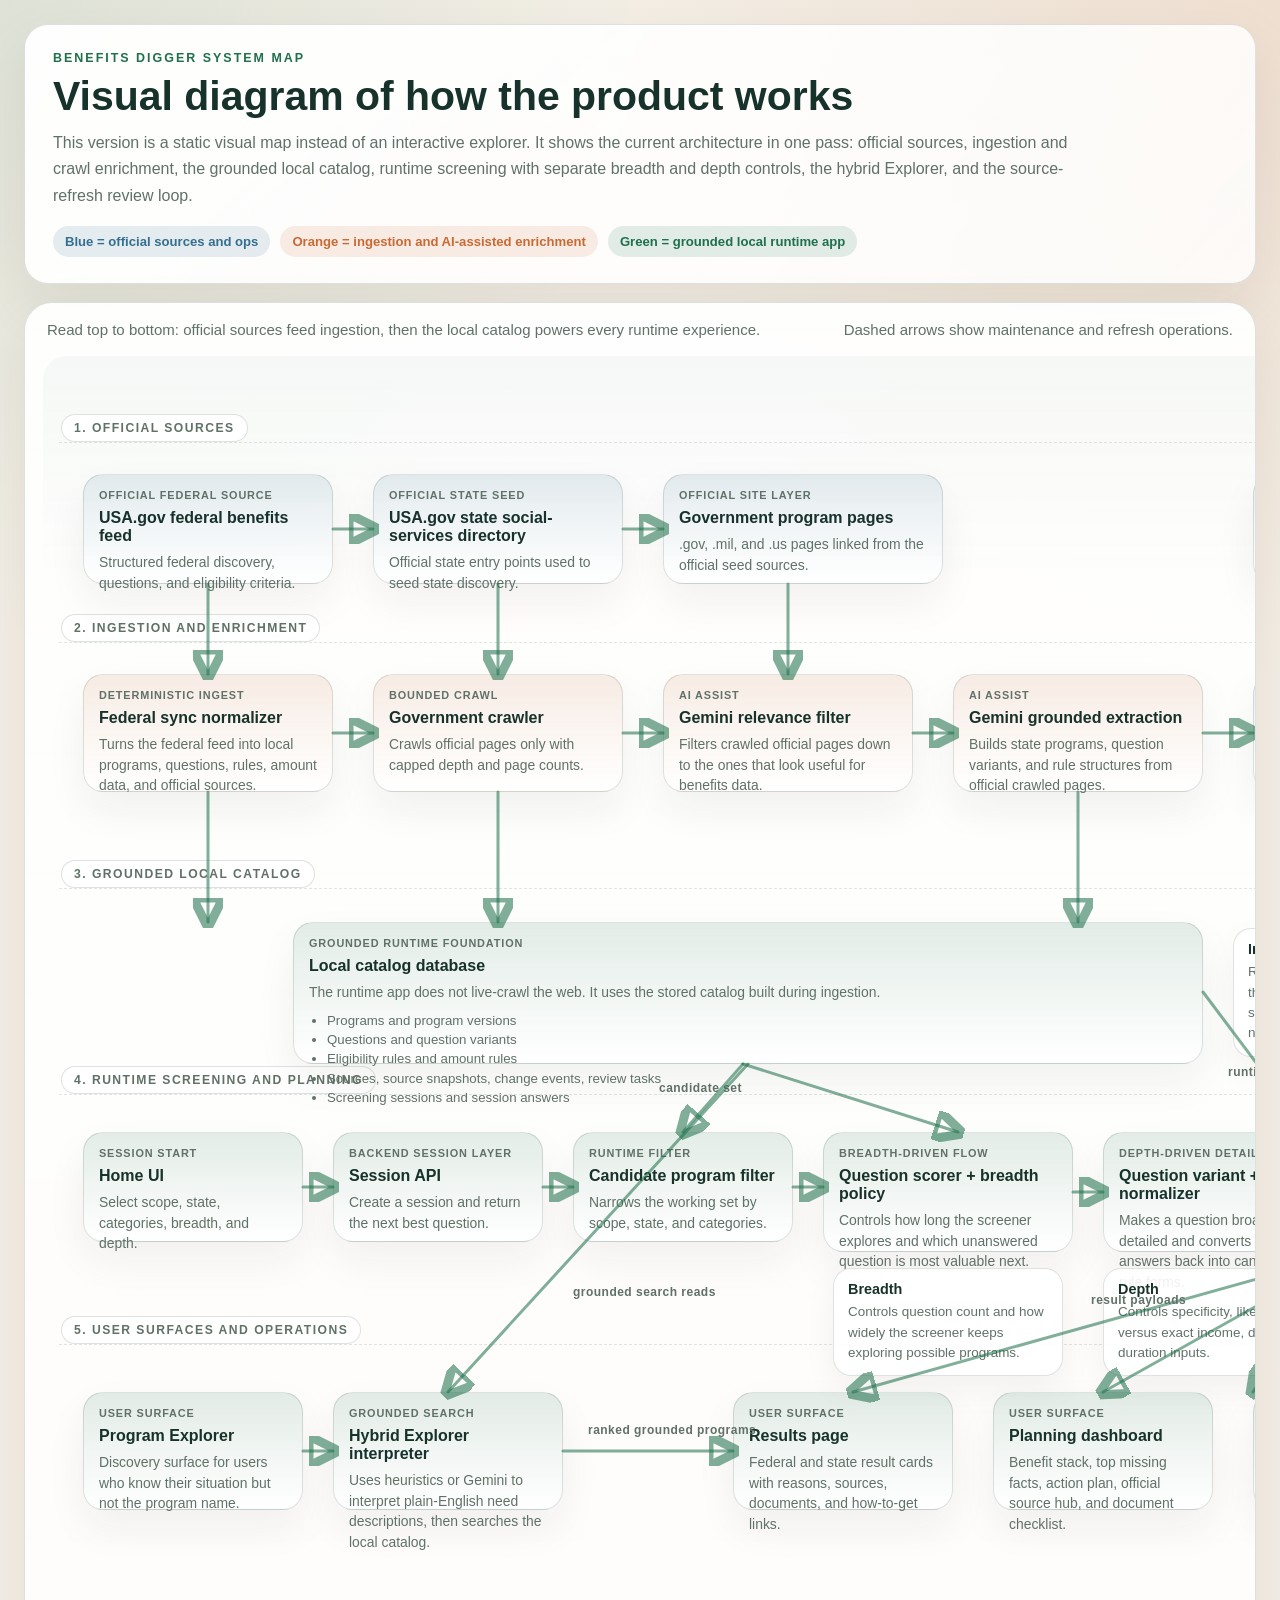
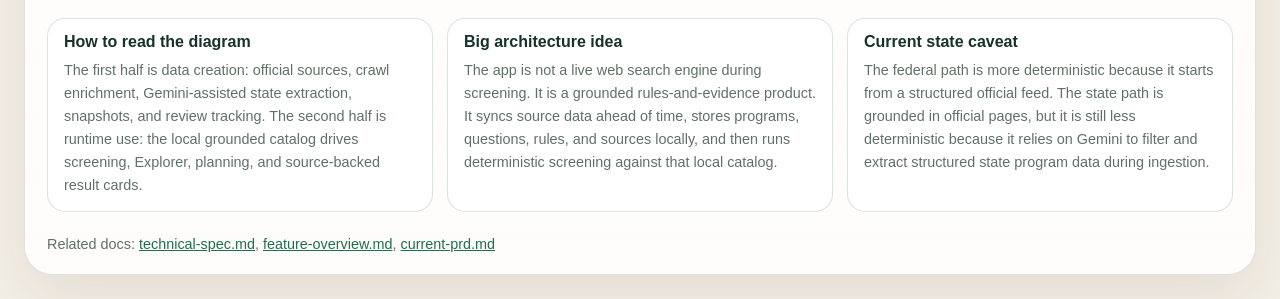
<file: docs/system-diagram.html>
<!DOCTYPE html>
<html lang="en">
  <head>
    <meta charset="UTF-8" />
    <meta name="viewport" content="width=device-width, initial-scale=1.0" />
    <title>Benefits Digger Visual System Diagram</title>
    <style>
      :root {
        --bg: #f4efe6;
        --panel: rgba(255, 255, 255, 0.9);
        --ink: #17322a;
        --muted: #607167;
        --line: rgba(23, 50, 42, 0.14);
        --green: #1f704c;
        --green-soft: rgba(31, 112, 76, 0.12);
        --orange: #c96a34;
        --orange-soft: rgba(201, 106, 52, 0.12);
        --blue: #336f8f;
        --blue-soft: rgba(51, 111, 143, 0.12);
        --shadow: 0 22px 60px rgba(41, 29, 18, 0.08);
      }

      * {
        box-sizing: border-box;
      }

      body {
        margin: 0;
        font-family: "SF Pro Text", "Segoe UI", sans-serif;
        color: var(--ink);
        background:
          radial-gradient(circle at top left, rgba(31, 112, 76, 0.10), transparent 28%),
          radial-gradient(circle at top right, rgba(201, 106, 52, 0.12), transparent 30%),
          var(--bg);
      }

      a {
        color: var(--green);
      }

      .page {
        max-width: 1660px;
        margin: 0 auto;
        padding: 24px;
      }

      .hero {
        background: linear-gradient(135deg, rgba(255, 255, 255, 0.96), rgba(255, 255, 255, 0.8));
        border: 1px solid var(--line);
        border-radius: 24px;
        box-shadow: var(--shadow);
        padding: 26px 28px;
      }

      .eyebrow {
        margin: 0 0 10px;
        font-size: 0.78rem;
        letter-spacing: 0.16em;
        text-transform: uppercase;
        color: var(--green);
        font-weight: 700;
      }

      h1 {
        margin: 0 0 12px;
        font-size: clamp(2rem, 3.2vw, 3.35rem);
        line-height: 1.04;
      }

      .lede {
        max-width: 1040px;
        margin: 0;
        color: var(--muted);
        line-height: 1.68;
        font-size: 1rem;
      }

      .meta-row {
        display: flex;
        flex-wrap: wrap;
        gap: 10px;
        margin-top: 16px;
      }

      .pill {
        display: inline-flex;
        align-items: center;
        gap: 6px;
        padding: 8px 12px;
        border-radius: 999px;
        font-size: 0.82rem;
        font-weight: 600;
      }

      .pill.green {
        color: var(--green);
        background: var(--green-soft);
      }

      .pill.orange {
        color: var(--orange);
        background: var(--orange-soft);
      }

      .pill.blue {
        color: var(--blue);
        background: var(--blue-soft);
      }

      .diagram-panel {
        margin-top: 18px;
        background: linear-gradient(180deg, rgba(255, 255, 255, 0.94), rgba(255, 255, 255, 0.84));
        border: 1px solid var(--line);
        border-radius: 28px;
        box-shadow: var(--shadow);
        overflow: hidden;
      }

      .diagram-header {
        display: flex;
        justify-content: space-between;
        gap: 16px;
        align-items: center;
        padding: 18px 22px 0;
        flex-wrap: wrap;
      }

      .diagram-header p {
        margin: 0;
        color: var(--muted);
        font-size: 0.94rem;
      }

      .diagram-scroll {
        overflow: auto;
        padding: 18px 18px 22px;
      }

      .stage {
        position: relative;
        width: 1600px;
        height: 1240px;
        border-radius: 24px;
        background:
          linear-gradient(180deg, rgba(31, 112, 76, 0.04), transparent 18%),
          linear-gradient(180deg, transparent 0 100%);
      }

      .lane {
        position: absolute;
        left: 16px;
        right: 16px;
        border-top: 1px dashed rgba(23, 50, 42, 0.12);
      }

      .lane-label {
        position: absolute;
        left: 18px;
        padding: 6px 12px;
        border-radius: 999px;
        background: rgba(255, 255, 255, 0.96);
        border: 1px solid var(--line);
        font-size: 0.76rem;
        letter-spacing: 0.12em;
        text-transform: uppercase;
        color: var(--muted);
        font-weight: 700;
      }

      .node {
        position: absolute;
        border: 1px solid var(--line);
        border-radius: 20px;
        padding: 14px 15px 15px;
        box-shadow: 0 18px 40px rgba(41, 29, 18, 0.06);
        background: rgba(255, 255, 255, 0.95);
      }

      .node.source {
        background: linear-gradient(180deg, rgba(51, 111, 143, 0.12), rgba(255, 255, 255, 0.96));
      }

      .node.ingest {
        background: linear-gradient(180deg, rgba(201, 106, 52, 0.12), rgba(255, 255, 255, 0.96));
      }

      .node.core {
        background: linear-gradient(180deg, rgba(31, 112, 76, 0.12), rgba(255, 255, 255, 0.98));
      }

      .node.ops {
        background: linear-gradient(180deg, rgba(51, 111, 143, 0.10), rgba(255, 255, 255, 0.96));
      }

      .node small {
        display: block;
        margin-bottom: 8px;
        color: var(--muted);
        text-transform: uppercase;
        letter-spacing: 0.08em;
        font-size: 0.68rem;
        font-weight: 700;
      }

      .node strong {
        display: block;
        font-size: 1rem;
        margin-bottom: 7px;
      }

      .node p {
        margin: 0;
        color: var(--muted);
        font-size: 0.87rem;
        line-height: 1.48;
      }

      .node ul {
        margin: 8px 0 0;
        padding-left: 18px;
        color: var(--muted);
        font-size: 0.83rem;
        line-height: 1.45;
      }

      .callout {
        position: absolute;
        border-radius: 18px;
        padding: 12px 14px;
        background: rgba(255, 255, 255, 0.9);
        border: 1px solid var(--line);
        box-shadow: 0 14px 34px rgba(41, 29, 18, 0.05);
      }

      .callout strong {
        display: block;
        margin-bottom: 5px;
        font-size: 0.9rem;
      }

      .callout p {
        margin: 0;
        color: var(--muted);
        font-size: 0.84rem;
        line-height: 1.52;
      }

      .notes {
        display: grid;
        grid-template-columns: repeat(3, minmax(0, 1fr));
        gap: 14px;
        padding: 0 22px 24px;
      }

      .note-card {
        background: var(--panel);
        border: 1px solid var(--line);
        border-radius: 18px;
        padding: 14px 16px;
      }

      .note-card h2 {
        margin: 0 0 8px;
        font-size: 1rem;
      }

      .note-card p {
        margin: 0;
        color: var(--muted);
        line-height: 1.6;
        font-size: 0.9rem;
      }

      .footer-links {
        padding: 0 22px 22px;
        color: var(--muted);
        font-size: 0.9rem;
      }

      svg.connections {
        position: absolute;
        inset: 0;
        pointer-events: none;
      }

      .connections path,
      .connections line {
        stroke: rgba(31, 112, 76, 0.56);
        stroke-width: 3;
        fill: none;
        stroke-linecap: round;
        stroke-linejoin: round;
      }

      .connections .soft {
        stroke: rgba(51, 111, 143, 0.46);
      }

      .connections .dashed {
        stroke-dasharray: 8 10;
        stroke: rgba(201, 106, 52, 0.62);
      }

      .connections text {
        font-size: 12px;
        font-weight: 700;
        letter-spacing: 0.04em;
        fill: var(--muted);
      }

      @media (max-width: 1080px) {
        .notes {
          grid-template-columns: 1fr;
        }
      }
    </style>
  </head>
  <body>
    <div class="page">
      <section class="hero">
        <p class="eyebrow">Benefits Digger System Map</p>
        <h1>Visual diagram of how the product works</h1>
        <p class="lede">
          This version is a static visual map instead of an interactive explorer. It shows the current architecture in one pass: official sources, ingestion and crawl enrichment, the grounded local catalog, runtime screening with separate breadth and depth controls, the hybrid Explorer, and the source-refresh review loop.
        </p>
        <div class="meta-row">
          <span class="pill blue">Blue = official sources and ops</span>
          <span class="pill orange">Orange = ingestion and AI-assisted enrichment</span>
          <span class="pill green">Green = grounded local runtime app</span>
        </div>
      </section>

      <section class="diagram-panel">
        <div class="diagram-header">
          <p>Read top to bottom: official sources feed ingestion, then the local catalog powers every runtime experience.</p>
          <p>Dashed arrows show maintenance and refresh operations.</p>
        </div>
        <div class="diagram-scroll">
          <div class="stage">
            <div class="lane" style="top: 86px;"></div>
            <div class="lane-label" style="top: 58px;">1. Official Sources</div>

            <div class="lane" style="top: 286px;"></div>
            <div class="lane-label" style="top: 258px;">2. Ingestion and Enrichment</div>

            <div class="lane" style="top: 532px;"></div>
            <div class="lane-label" style="top: 504px;">3. Grounded Local Catalog</div>

            <div class="lane" style="top: 738px;"></div>
            <div class="lane-label" style="top: 710px;">4. Runtime Screening and Planning</div>

            <div class="lane" style="top: 988px;"></div>
            <div class="lane-label" style="top: 960px;">5. User Surfaces and Operations</div>

            <div class="node source" style="left: 40px; top: 118px; width: 250px; height: 110px;">
              <small>Official federal source</small>
              <strong>USA.gov federal benefits feed</strong>
              <p>Structured federal discovery, questions, and eligibility criteria.</p>
            </div>

            <div class="node source" style="left: 330px; top: 118px; width: 250px; height: 110px;">
              <small>Official state seed</small>
              <strong>USA.gov state social-services directory</strong>
              <p>Official state entry points used to seed state discovery.</p>
            </div>

            <div class="node source" style="left: 620px; top: 118px; width: 280px; height: 110px;">
              <small>Official site layer</small>
              <strong>Government program pages</strong>
              <p>.gov, .mil, and .us pages linked from the official seed sources.</p>
            </div>

            <div class="node ops" style="left: 1210px; top: 118px; width: 320px; height: 110px;">
              <small>Operator trigger</small>
              <strong>Refresh Official Sources</strong>
              <p>Manual sync path from the Home page. Protected by admin key when configured.</p>
            </div>

            <div class="node ingest" style="left: 40px; top: 318px; width: 250px; height: 118px;">
              <small>Deterministic ingest</small>
              <strong>Federal sync normalizer</strong>
              <p>Turns the federal feed into local programs, questions, rules, amount data, and official sources.</p>
            </div>

            <div class="node ingest" style="left: 330px; top: 318px; width: 250px; height: 118px;">
              <small>Bounded crawl</small>
              <strong>Government crawler</strong>
              <p>Crawls official pages only with capped depth and page counts.</p>
            </div>

            <div class="node ingest" style="left: 620px; top: 318px; width: 250px; height: 118px;">
              <small>AI assist</small>
              <strong>Gemini relevance filter</strong>
              <p>Filters crawled official pages down to the ones that look useful for benefits data.</p>
            </div>

            <div class="node ingest" style="left: 910px; top: 318px; width: 250px; height: 118px;">
              <small>AI assist</small>
              <strong>Gemini grounded extraction</strong>
              <p>Builds state programs, question variants, and rule structures from official crawled pages.</p>
            </div>

            <div class="node ops" style="left: 1210px; top: 318px; width: 320px; height: 118px;">
              <small>Traceability</small>
              <strong>Snapshots, diffs, and review tasks</strong>
              <p>Every sync or crawl stores hashes and raises review tasks if source content changes.</p>
            </div>

            <div class="node core" style="left: 250px; top: 566px; width: 910px; height: 142px;">
              <small>Grounded runtime foundation</small>
              <strong>Local catalog database</strong>
              <p>The runtime app does not live-crawl the web. It uses the stored catalog built during ingestion.</p>
              <ul>
                <li>Programs and program versions</li>
                <li>Questions and question variants</li>
                <li>Eligibility rules and amount rules</li>
                <li>Sources, source snapshots, change events, review tasks</li>
                <li>Screening sessions and session answers</li>
              </ul>
            </div>

            <div class="callout" style="left: 1190px; top: 572px; width: 330px;">
              <strong>Important boundary</strong>
              <p>Runtime screening and Explorer both operate on the grounded local catalog. Gemini helps during state ingestion and query interpretation, but it is not the final runtime eligibility engine.</p>
            </div>

            <div class="node core" style="left: 40px; top: 776px; width: 220px; height: 110px;">
              <small>Session start</small>
              <strong>Home UI</strong>
              <p>Select scope, state, categories, breadth, and depth.</p>
            </div>

            <div class="node core" style="left: 290px; top: 776px; width: 210px; height: 110px;">
              <small>Backend session layer</small>
              <strong>Session API</strong>
              <p>Create a session and return the next best question.</p>
            </div>

            <div class="node core" style="left: 530px; top: 776px; width: 220px; height: 110px;">
              <small>Runtime filter</small>
              <strong>Candidate program filter</strong>
              <p>Narrows the working set by scope, state, and categories.</p>
            </div>

            <div class="node core" style="left: 780px; top: 776px; width: 250px; height: 120px;">
              <small>Breadth-driven flow</small>
              <strong>Question scorer + breadth policy</strong>
              <p>Controls how long the screener explores and which unanswered question is most valuable next.</p>
            </div>

            <div class="node core" style="left: 1060px; top: 776px; width: 220px; height: 120px;">
              <small>Depth-driven detail</small>
              <strong>Question variant + normalizer</strong>
              <p>Makes a question broad or detailed and converts detailed answers back into canonical rule forms.</p>
            </div>

            <div class="node core" style="left: 1310px; top: 776px; width: 230px; height: 120px;">
              <small>Runtime evaluation</small>
              <strong>Rule evaluator + results engine</strong>
              <p>Computes statuses, certainty, reasons, missing facts, and official next-step links.</p>
            </div>

            <div class="callout" style="left: 790px; top: 912px; width: 230px;">
              <strong>Breadth</strong>
              <p>Controls question count and how widely the screener keeps exploring possible programs.</p>
            </div>

            <div class="callout" style="left: 1060px; top: 912px; width: 220px;">
              <strong>Depth</strong>
              <p>Controls specificity, like yes/no versus exact income, date, or duration inputs.</p>
            </div>

            <div class="node core" style="left: 40px; top: 1036px; width: 220px; height: 118px;">
              <small>User surface</small>
              <strong>Program Explorer</strong>
              <p>Discovery surface for users who know their situation but not the program name.</p>
            </div>

            <div class="node core" style="left: 290px; top: 1036px; width: 230px; height: 118px;">
              <small>Grounded search</small>
              <strong>Hybrid Explorer interpreter</strong>
              <p>Uses heuristics or Gemini to interpret plain-English need descriptions, then searches the local catalog.</p>
            </div>

            <div class="node core" style="left: 690px; top: 1036px; width: 220px; height: 118px;">
              <small>User surface</small>
              <strong>Results page</strong>
              <p>Federal and state result cards with reasons, sources, documents, and how-to-get links.</p>
            </div>

            <div class="node core" style="left: 950px; top: 1036px; width: 220px; height: 118px;">
              <small>User surface</small>
              <strong>Planning dashboard</strong>
              <p>Benefit stack, top missing facts, action plan, official source hub, and document checklist.</p>
            </div>

            <div class="node core" style="left: 1210px; top: 1036px; width: 150px; height: 118px;">
              <small>User surface</small>
              <strong>What-If Lab</strong>
              <p>Compare scenario changes without overwriting the base session.</p>
            </div>

            <div class="node ops" style="left: 1390px; top: 1036px; width: 150px; height: 118px;">
              <small>Ops surface</small>
              <strong>Review queue</strong>
              <p>Shows source changes and materiality for maintenance review.</p>
            </div>

            <svg class="connections" viewBox="0 0 1600 1240" preserveAspectRatio="none" aria-hidden="true">
              <defs>
                <marker id="arrow-green" markerWidth="10" markerHeight="10" refX="8" refY="5" orient="auto">
                  <path d="M0,0 L10,5 L0,10 z" fill="rgba(31, 112, 76, 0.56)"></path>
                </marker>
                <marker id="arrow-blue" markerWidth="10" markerHeight="10" refX="8" refY="5" orient="auto">
                  <path d="M0,0 L10,5 L0,10 z" fill="rgba(51, 111, 143, 0.46)"></path>
                </marker>
                <marker id="arrow-orange" markerWidth="10" markerHeight="10" refX="8" refY="5" orient="auto">
                  <path d="M0,0 L10,5 L0,10 z" fill="rgba(201, 106, 52, 0.62)"></path>
                </marker>
              </defs>

              <path d="M290 173 L330 173" marker-end="url(#arrow-blue)"></path>
              <path d="M580 173 L620 173" marker-end="url(#arrow-blue)"></path>
              <path class="dashed" d="M1370 228 L1370 318" marker-end="url(#arrow-orange)"></path>
              <text x="1390" y="278">manual sync</text>

              <path d="M165 228 L165 318" marker-end="url(#arrow-green)"></path>
              <path d="M455 228 L455 318" marker-end="url(#arrow-green)"></path>
              <path d="M745 228 L745 318" marker-end="url(#arrow-green)"></path>

              <path d="M290 377 L330 377" marker-end="url(#arrow-orange)"></path>
              <path d="M580 377 L620 377" marker-end="url(#arrow-orange)"></path>
              <path d="M870 377 L910 377" marker-end="url(#arrow-orange)"></path>
              <path d="M1160 377 L1210 377" marker-end="url(#arrow-orange)"></path>

              <path d="M165 436 L165 566" marker-end="url(#arrow-green)"></path>
              <path d="M455 436 L455 566" marker-end="url(#arrow-green)"></path>
              <path d="M1035 436 L1035 566" marker-end="url(#arrow-green)"></path>
              <path class="soft" d="M1370 436 L1370 572" marker-end="url(#arrow-blue)"></path>

              <path d="M1160 636 L1310 836" marker-end="url(#arrow-green)"></path>
              <text x="1185" y="720">runtime reads</text>

              <path d="M260 831 L290 831" marker-end="url(#arrow-green)"></path>
              <path d="M500 831 L530 831" marker-end="url(#arrow-green)"></path>
              <path d="M750 831 L780 831" marker-end="url(#arrow-green)"></path>
              <path d="M1030 836 L1060 836" marker-end="url(#arrow-green)"></path>
              <path d="M1280 836 L1310 836" marker-end="url(#arrow-green)"></path>

              <path d="M700 708 L640 776" marker-end="url(#arrow-green)"></path>
              <path d="M700 708 L915 776" marker-end="url(#arrow-green)"></path>
              <text x="616" y="736">candidate set</text>

              <path d="M705 708 L405 1036" marker-end="url(#arrow-green)"></path>
              <text x="530" y="940">grounded search reads</text>

              <path d="M260 1095 L290 1095" marker-end="url(#arrow-green)"></path>
              <path d="M520 1095 L690 1095" marker-end="url(#arrow-green)"></path>
              <text x="545" y="1078">ranked grounded programs</text>

              <path d="M1425 896 L1425 1036" marker-end="url(#arrow-green)"></path>
              <path class="soft" d="M1370 436 L1465 1036" marker-end="url(#arrow-blue)"></path>
              <text x="1450" y="742" transform="rotate(90 1450,742)">review tasks</text>

              <path d="M1310 896 L810 1036" marker-end="url(#arrow-green)"></path>
              <path d="M1310 896 L1060 1036" marker-end="url(#arrow-green)"></path>
              <path d="M1310 896 L1210 1036" marker-end="url(#arrow-green)"></path>
              <text x="1048" y="948">result payloads</text>
            </svg>
          </div>
        </div>

        <div class="notes">
          <article class="note-card">
            <h2>How to read the diagram</h2>
            <p>
              The first half is data creation: official sources, crawl enrichment, Gemini-assisted state extraction, snapshots, and review tracking. The second half is runtime use: the local grounded catalog drives screening, Explorer, planning, and source-backed result cards.
            </p>
          </article>
          <article class="note-card">
            <h2>Big architecture idea</h2>
            <p>
              The app is not a live web search engine during screening. It is a grounded rules-and-evidence product. It syncs source data ahead of time, stores programs, questions, rules, and sources locally, and then runs deterministic screening against that local catalog.
            </p>
          </article>
          <article class="note-card">
            <h2>Current state caveat</h2>
            <p>
              The federal path is more deterministic because it starts from a structured official feed. The state path is grounded in official pages, but it is still less deterministic because it relies on Gemini to filter and extract structured state program data during ingestion.
            </p>
          </article>
        </div>

        <div class="footer-links">
          Related docs:
          <a href="./technical-spec.md">technical-spec.md</a>,
          <a href="./feature-overview.md">feature-overview.md</a>,
          <a href="./current-prd.md">current-prd.md</a>
        </div>
      </section>
    </div>
  </body>
</html>
</file>
